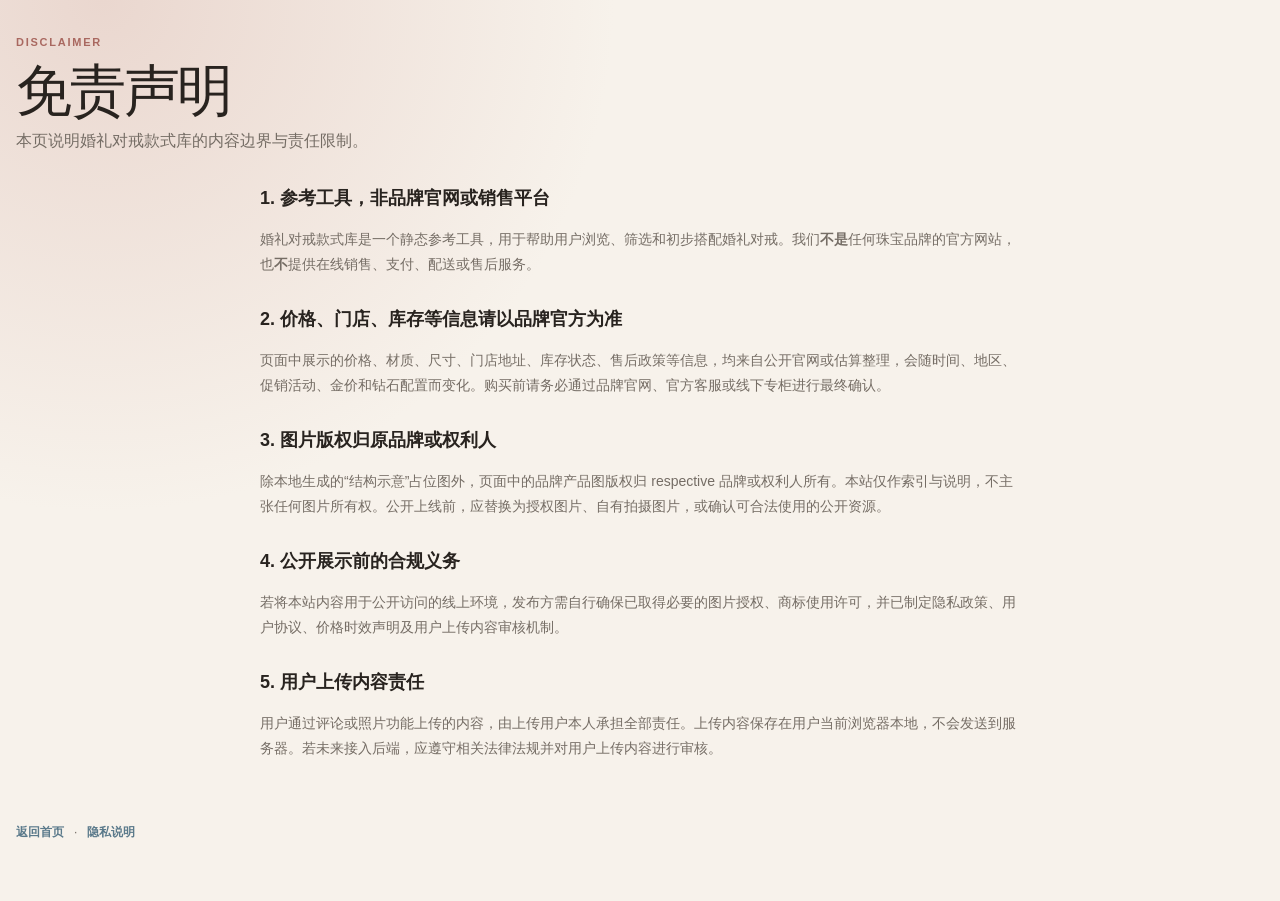
<file: disclaimer.html>
<!doctype html>
<html lang="zh-CN">
<head>
  <meta charset="utf-8">
  <meta name="viewport" content="width=device-width,initial-scale=1">
  <title>免责声明 · 婚礼对戒款式库</title>
  <meta name="description" content="婚礼对戒款式库免责声明：参考工具、价格、版权与用户责任。">
  <meta name="theme-color" content="#f7f2eb">
  <link rel="icon" href="favicon.svg" type="image/svg+xml">
  <link rel="manifest" href="site.webmanifest">
  <link rel="stylesheet" href="styles.css">
</head>
<body>
<header class="wrap">
  <div class="eyebrow">DISCLAIMER</div>
  <h1>免责声明</h1>
  <p class="lead">本页说明婚礼对戒款式库的内容边界与责任限制。</p>
</header>

<main class="wrap legal-page">
  <section>
    <h2>1. 参考工具，非品牌官网或销售平台</h2>
    <p>婚礼对戒款式库是一个静态参考工具，用于帮助用户浏览、筛选和初步搭配婚礼对戒。我们<b>不是</b>任何珠宝品牌的官方网站，也<b>不</b>提供在线销售、支付、配送或售后服务。</p>
  </section>

  <section>
    <h2>2. 价格、门店、库存等信息请以品牌官方为准</h2>
    <p>页面中展示的价格、材质、尺寸、门店地址、库存状态、售后政策等信息，均来自公开官网或估算整理，会随时间、地区、促销活动、金价和钻石配置而变化。购买前请务必通过品牌官网、官方客服或线下专柜进行最终确认。</p>
  </section>

  <section>
    <h2>3. 图片版权归原品牌或权利人</h2>
    <p>除本地生成的“结构示意”占位图外，页面中的品牌产品图版权归 respective 品牌或权利人所有。本站仅作索引与说明，不主张任何图片所有权。公开上线前，应替换为授权图片、自有拍摄图片，或确认可合法使用的公开资源。</p>
  </section>

  <section>
    <h2>4. 公开展示前的合规义务</h2>
    <p>若将本站内容用于公开访问的线上环境，发布方需自行确保已取得必要的图片授权、商标使用许可，并已制定隐私政策、用户协议、价格时效声明及用户上传内容审核机制。</p>
  </section>

  <section>
    <h2>5. 用户上传内容责任</h2>
    <p>用户通过评论或照片功能上传的内容，由上传用户本人承担全部责任。上传内容保存在用户当前浏览器本地，不会发送到服务器。若未来接入后端，应遵守相关法律法规并对用户上传内容进行审核。</p>
  </section>
</main>

<footer class="wrap">
  <div class="footer-links">
    <a href="index.html">返回首页</a>
    <span>·</span>
    <a href="privacy.html">隐私说明</a>
  </div>
</footer>
</body>
</html>
</file>
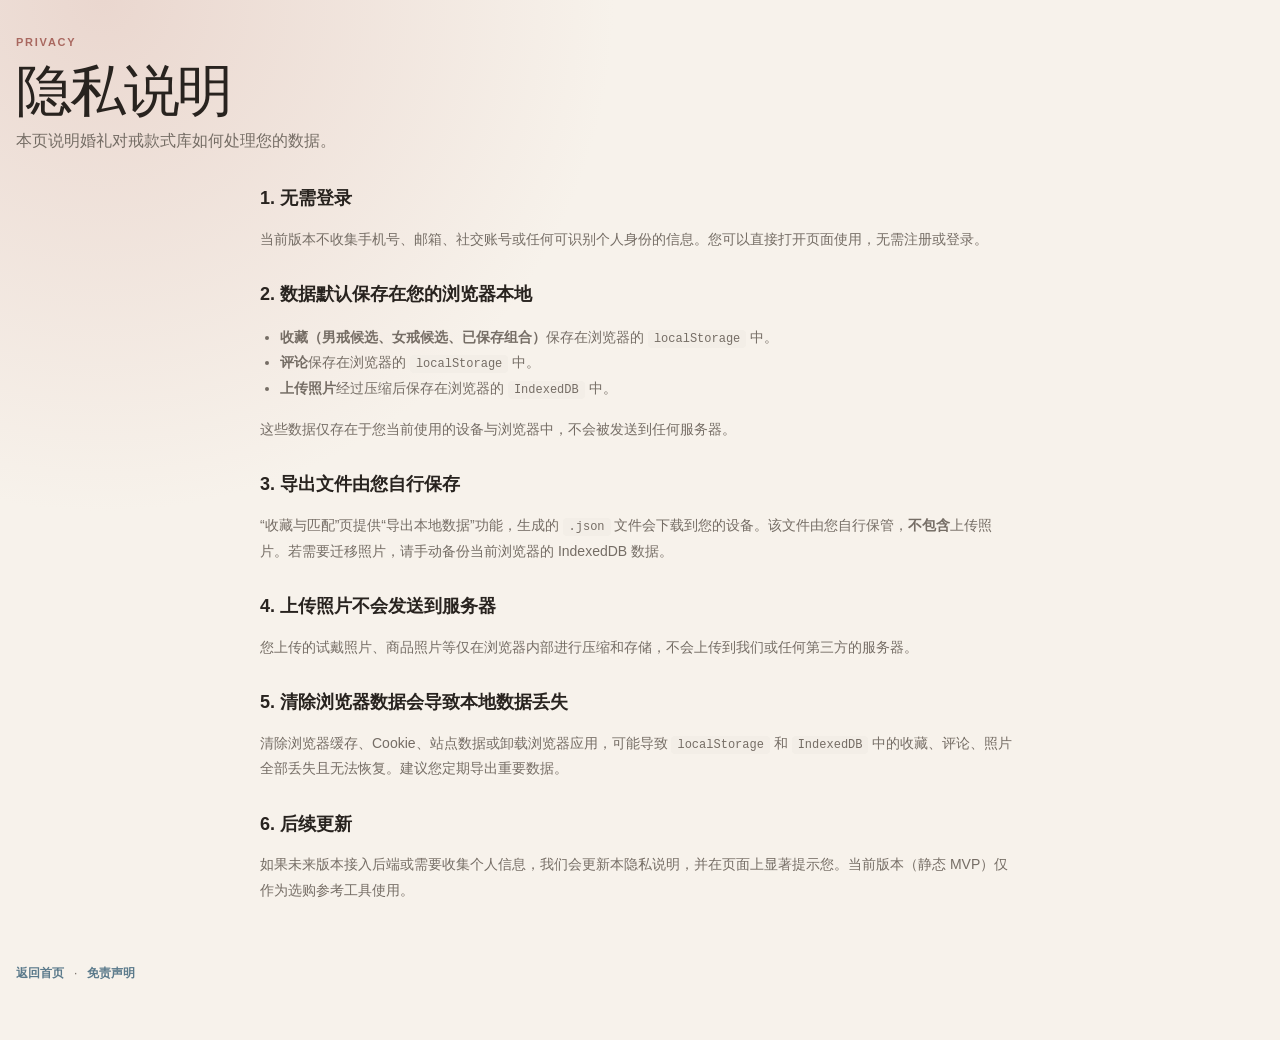
<file: privacy.html>
<!doctype html>
<html lang="zh-CN">
<head>
  <meta charset="utf-8">
  <meta name="viewport" content="width=device-width,initial-scale=1">
  <title>隐私说明 · 婚礼对戒款式库</title>
  <meta name="description" content="婚礼对戒款式库隐私说明：本地数据、照片、导出与清除政策。">
  <meta name="theme-color" content="#f7f2eb">
  <link rel="icon" href="favicon.svg" type="image/svg+xml">
  <link rel="manifest" href="site.webmanifest">
  <link rel="stylesheet" href="styles.css">
</head>
<body>
<header class="wrap">
  <div class="eyebrow">PRIVACY</div>
  <h1>隐私说明</h1>
  <p class="lead">本页说明婚礼对戒款式库如何处理您的数据。</p>
</header>

<main class="wrap legal-page">
  <section>
    <h2>1. 无需登录</h2>
    <p>当前版本不收集手机号、邮箱、社交账号或任何可识别个人身份的信息。您可以直接打开页面使用，无需注册或登录。</p>
  </section>

  <section>
    <h2>2. 数据默认保存在您的浏览器本地</h2>
    <ul>
      <li><b>收藏（男戒候选、女戒候选、已保存组合）</b>保存在浏览器的 <code>localStorage</code> 中。</li>
      <li><b>评论</b>保存在浏览器的 <code>localStorage</code> 中。</li>
      <li><b>上传照片</b>经过压缩后保存在浏览器的 <code>IndexedDB</code> 中。</li>
    </ul>
    <p>这些数据仅存在于您当前使用的设备与浏览器中，不会被发送到任何服务器。</p>
  </section>

  <section>
    <h2>3. 导出文件由您自行保存</h2>
    <p>“收藏与匹配”页提供“导出本地数据”功能，生成的 <code>.json</code> 文件会下载到您的设备。该文件由您自行保管，<b>不包含</b>上传照片。若需要迁移照片，请手动备份当前浏览器的 IndexedDB 数据。</p>
  </section>

  <section>
    <h2>4. 上传照片不会发送到服务器</h2>
    <p>您上传的试戴照片、商品照片等仅在浏览器内部进行压缩和存储，不会上传到我们或任何第三方的服务器。</p>
  </section>

  <section>
    <h2>5. 清除浏览器数据会导致本地数据丢失</h2>
    <p>清除浏览器缓存、Cookie、站点数据或卸载浏览器应用，可能导致 <code>localStorage</code> 和 <code>IndexedDB</code> 中的收藏、评论、照片全部丢失且无法恢复。建议您定期导出重要数据。</p>
  </section>

  <section>
    <h2>6. 后续更新</h2>
    <p>如果未来版本接入后端或需要收集个人信息，我们会更新本隐私说明，并在页面上显著提示您。当前版本（静态 MVP）仅作为选购参考工具使用。</p>
  </section>
</main>

<footer class="wrap">
  <div class="footer-links">
    <a href="index.html">返回首页</a>
    <span>·</span>
    <a href="disclaimer.html">免责声明</a>
  </div>
</footer>
</body>
</html>
</file>
<file: styles.css>
:root {
  --ink: #28231f;
  --muted: #756d65;
  --paper: #f7f2eb;
  --card: #fffdf9;
  --line: #ded3c6;
  --rose: #a96860;
  --green: #3e5a50;
  --blue: #5b7a8b;
  --gold: #c9a66b;
  --shadow: 0 18px 45px #59463212;
}

* { box-sizing: border-box; }
html { scroll-behavior: smooth; }
body {
  margin: 0;
  color: var(--ink);
  background: radial-gradient(circle at 8% 0, #ead7cf 0, transparent 32rem), var(--paper);
  font-family: "PingFang SC", "Microsoft YaHei", sans-serif;
  line-height: 1.6;
}

a { color: inherit; }
button, input, select, textarea { font: inherit; color: inherit; }

.wrap { width: min(1280px, calc(100% - 32px)); margin: auto; }

header { padding: 34px 0 14px; }
.eyebrow { font-size: 11px; letter-spacing: .16em; color: var(--rose); font-weight: 800; }
h1 { max-width: 900px; margin: 10px 0 8px; font: 500 clamp(32px, 4.6vw, 56px)/1.05 Georgia, "Songti SC", serif; letter-spacing: -.04em; }
.lead { max-width: 960px; margin: 0; color: var(--muted); line-height: 1.65; }

.tabs { display: flex; gap: 8px; margin: 18px 0 10px; flex-wrap: wrap; }
.tab { padding: 10px 18px; border: 1px solid var(--line); border-radius: 999px; background: #fff; cursor: pointer; font-size: 13px; }
.tab.active { background: var(--green); color: #fff; border-color: var(--green); }
.tab .count { display: inline-block; margin-left: 6px; padding: 1px 7px; border-radius: 999px; background: #ffffff30; font-size: 11px; }

.tools {
  position: sticky; top: 8px; z-index: 10;
  display: grid; grid-template-columns: 1.4fr repeat(4, .8fr) auto;
  gap: 9px; padding: 11px; margin: 18px 0 22px;
  border: 1px solid #e0d6ca; border-radius: 18px;
  background: #f8f3edeb; backdrop-filter: blur(15px);
  box-shadow: 0 10px 30px #5b463216;
}
.tools input, .tools select, .tools button {
  min-width: 0; padding: 11px; border: 1px solid var(--line); border-radius: 12px; background: white;
}
.count { align-self: center; color: var(--muted); white-space: nowrap; font-size: 13px; }

.grid { display: grid; grid-template-columns: repeat(2, 1fr); gap: 20px; padding-bottom: 60px; }
.card {
  overflow: hidden; border: 1px solid #dfd5ca; border-radius: 23px;
  background: var(--card); box-shadow: var(--shadow);
  display: flex; flex-direction: column;
}
.card:hover { box-shadow: 0 22px 55px #5946321a; }

.visual { position: relative; min-height: 260px; background: linear-gradient(145deg, #faf8f4, #ece5dc); display: grid; }
.visual.pair { grid-template-columns: 1fr 1fr; }
.visual.single { place-items: center; padding: 20px; }
.visual .person { display: grid; grid-template-rows: 1fr auto; min-width: 0; padding: 18px 14px 12px; border-right: 1px solid #d8cec242; }
.visual .person:last-child { border: 0; }
.visual img { width: 100%; height: 190px; object-fit: contain; mix-blend-mode: multiply; }
.visual.single img { max-width: 260px; height: 200px; }
.visual .placeholder { display: grid; place-items: center; height: 190px; }
.visual .placeholder svg { width: 80%; height: auto; }
.label { display: flex; justify-content: space-between; gap: 7px; padding-top: 9px; font-size: 11px; color: var(--muted); }
.label b { color: var(--ink); font-size: 12px; }
.badge { position: absolute; top: 12px; left: 12px; padding: 6px 9px; border-radius: 999px; background: #fffffff0; font-size: 10px; font-weight: 800; }
.badge.placeholder { background: #fff9f4; color: var(--muted); }
.badge.official-remote { background: #e8f4ff; color: #1a5a96; }

.confidence { display: inline-block; margin-left: 6px; padding: 2px 6px; border-radius: 4px; background: #f2f2f2; font-size: 10px; font-weight: 600; color: var(--muted); }
.confidence.official, .confidence.official-range { background: #e6f7e6; color: #2a6a2a; }
.confidence.estimate { background: #fff8e6; color: #8a6a1a; }
.confidence.inquiry { background: #f2f2f2; color: #888; }
.confidence.by-weight { background: #fff0e6; color: #8a4a1a; }

.body { padding: 19px; flex: 1; display: flex; flex-direction: column; }
.brand { color: var(--rose); font-size: 11px; font-weight: 800; letter-spacing: .1em; }
.body h2 { margin: 7px 0 8px; font: 500 21px/1.25 Georgia, "Songti SC", serif; }
.meaning { color: var(--muted); font-size: 13px; line-height: 1.65; margin-bottom: 12px; }
.meta { display: flex; flex-wrap: wrap; gap: 6px; margin: 8px 0; font-size: 12px; color: var(--muted); }
.meta span { background: #f3eee7; padding: 4px 8px; border-radius: 6px; }
.price { font-size: 19px; font-weight: 800; margin: 8px 0; }
.price small { font-size: 11px; color: var(--muted); font-weight: 500; }
.price .checked { font-size: 10px; color: #999; margin-left: 6px; font-weight: 500; }

.tags { display: flex; flex-wrap: wrap; gap: 5px; margin: 10px 0 14px; }
.tags span { padding: 5px 8px; border-radius: 999px; background: #f1ece5; color: #625a52; font-size: 10px; }

.actions { display: flex; gap: 8px; flex-wrap: wrap; margin-top: auto; }
.actions a, .actions button {
  flex: 1; min-width: 110px; padding: 10px; border-radius: 11px; text-align: center;
  text-decoration: none; font-size: 12px; border: 1px solid var(--line); background: white; cursor: pointer;
}
.actions a.primary, .actions button.primary { background: var(--green); color: white; border-color: var(--green); }
.actions button.active { background: var(--rose); color: white; border-color: var(--rose); }
.actions button:disabled { opacity: .5; cursor: not-allowed; }

.detail-toggle { margin-top: 14px; font-size: 12px; color: var(--blue); cursor: pointer; background: none; border: none; padding: 0; text-align: left; }
.detail-box {
  margin-top: 12px; padding: 14px; border-radius: 14px; background: #f8f4ef;
  font-size: 12px; display: none;
}
.detail-box.open { display: block; }
.detail-box h4 { margin: 0 0 8px; color: #744b45; font-size: 12px; }
.comments-list { display: flex; flex-direction: column; gap: 6px; margin-bottom: 8px; }
.comment { background: #fff; padding: 8px; border-radius: 8px; }
.comment time { color: #999; font-size: 10px; margin-left: 6px; }
.comment-input, .reason-input {
  width: 100%; padding: 8px; border: 1px solid var(--line); border-radius: 8px; font-size: 12px; margin-top: 6px;
}
.photos-list { display: flex; gap: 6px; flex-wrap: wrap; margin-top: 6px; }
.photos-list img { width: 64px; height: 64px; object-fit: cover; border-radius: 8px; border: 1px solid var(--line); cursor: pointer; }
.photo-input { margin-top: 8px; font-size: 11px; }
.file-upload-label { position: relative; display: inline-flex; align-items: center; gap: 6px; margin-top: 8px; padding: 7px 12px; border: 1px solid var(--line); border-radius: 8px; background: #fff; cursor: pointer; font-size: 12px; }
.file-upload-label input { position: absolute; inset: 0; opacity: 0; cursor: pointer; }
.photo-hint { font-size: 10px; color: #999; margin-top: 4px; }

.data-actions { display: flex; gap: 10px; align-items: center; flex-wrap: wrap; margin-bottom: 18px; }
.data-actions button, .data-actions .file-label {
  padding: 9px 16px; border-radius: 11px; border: 1px solid var(--line); background: white; cursor: pointer; font-size: 12px;
}
.data-actions button.danger { background: #fff5f5; color: #a94442; border-color: #e0b4b4; }
.data-actions .file-label { position: relative; display: inline-block; }
.data-actions .file-label input { position: absolute; inset: 0; opacity: 0; cursor: pointer; }
.data-actions .data-hint { font-size: 11px; color: var(--muted); margin-left: auto; }

.fav-panel { display: grid; grid-template-columns: 1fr 1fr; gap: 20px; margin-bottom: 30px; }
.fav-list { border: 1px solid var(--line); border-radius: 18px; background: #fff; padding: 16px; min-height: 180px; }
.fav-list h3 { margin: 0 0 12px; font-size: 15px; }
.fav-list h3 .gender-m { color: var(--blue); }
.fav-list h3 .gender-f { color: var(--rose); }
.fav-item { display: flex; align-items: center; gap: 10px; padding: 8px; border-radius: 10px; cursor: pointer; border: 2px solid transparent; }
.fav-item:hover { background: #f8f4ef; }
.fav-item.selected { border-color: var(--green); background: #f3f8f5; }
.fav-item img { width: 48px; height: 48px; object-fit: cover; border-radius: 8px; background: #f3eee7; }
.fav-item .info { flex: 1; min-width: 0; }
.fav-item .name { font-weight: 600; font-size: 13px; white-space: nowrap; overflow: hidden; text-overflow: ellipsis; }
.fav-item .price { font-size: 11px; color: var(--muted); margin: 0; }
.fav-item .remove { width: 22px; height: 22px; border-radius: 50%; border: none; background: #f1ece5; cursor: pointer; font-size: 12px; }
.fav-empty { color: #999; font-size: 13px; padding: 20px 0; text-align: center; }

.match-result { border: 1px solid var(--line); border-radius: 18px; background: #fff; padding: 20px; margin-bottom: 30px; }
.match-result h3 { margin: 0 0 14px; }
.match-combo { display: grid; grid-template-columns: 1fr auto 1fr; gap: 14px; align-items: center; }
.match-combo.detailed { align-items: start; }
.match-side { text-align: center; }
.match-side img { width: 100%; max-width: 160px; height: 140px; object-fit: contain; background: #f8f4ef; border-radius: 14px; }
.match-side .name { font-weight: 600; margin-top: 8px; }
.match-side .price { font-size: 13px; color: var(--muted); }
.match-ring-detail { margin-top: 10px; font-size: 12px; text-align: left; }
.match-ring-detail .detail-brand { color: var(--rose); font-weight: 700; font-size: 11px; letter-spacing: .05em; }
.match-ring-detail .detail-name { font-weight: 600; margin: 2px 0; }
.match-ring-detail .detail-meta { color: var(--muted); font-size: 11px; }
.match-ring-detail .detail-price { color: var(--ink); font-weight: 700; margin: 4px 0; }
.match-ring-detail .detail-link { color: var(--blue); font-size: 11px; text-decoration: none; }
.match-plus { font-size: 28px; color: var(--line); }
.match-budget { font-size: 20px; font-weight: 800; margin-top: 16px; }
.match-budget.over { color: var(--rose); }
.match-system { margin-top: 12px; padding: 12px; border-radius: 11px; background: #f8f4ef; font-size: 13px; }
.match-system .system-reason { margin-bottom: 8px; }
.match-reason { margin-top: 12px; }
.match-actions { display: flex; gap: 8px; margin-top: 14px; }
.match-actions button { flex: 1; padding: 10px; border-radius: 11px; border: 1px solid var(--line); background: white; cursor: pointer; }
.match-actions button.primary { background: var(--green); color: white; border-color: var(--green); }

.saved-pairs { margin-bottom: 30px; }
.saved-pairs h3 { margin-bottom: 12px; }
.saved-pair { position: relative; display: flex; justify-content: space-between; align-items: center; padding: 12px 14px; border: 1px solid var(--line); border-radius: 12px; background: #fff; margin-bottom: 8px; }
.saved-pair .saved-title { font-weight: 600; font-size: 13px; }
.saved-pair .saved-meta { font-size: 11px; color: var(--muted); }
.saved-pair .remove-saved { width: 24px; height: 24px; border-radius: 50%; border: none; background: #f1ece5; cursor: pointer; }

.system-pairs { margin-top: 30px; }
.system-pairs h3 { margin-bottom: 14px; }

.empty { grid-column: 1 / -1; padding: 60px; text-align: center; color: var(--muted); }
footer { padding-bottom: 48px; color: var(--muted); font-size: 12px; line-height: 1.75; }
.footer-links { display: flex; gap: 10px; margin-bottom: 10px; flex-wrap: wrap; }
.footer-links a { color: var(--blue); text-decoration: none; font-weight: 600; }
.footer-links a:hover { text-decoration: underline; }

.legal-page { max-width: 760px; margin: 0 auto 60px; }
.legal-page section { margin-bottom: 28px; }
.legal-page h2 { font-size: 18px; margin-bottom: 10px; color: var(--ink); }
.legal-page p, .legal-page li { color: var(--muted); font-size: 14px; line-height: 1.8; }
.legal-page ul { padding-left: 20px; }
.legal-page code { background: #f3eee7; padding: 2px 6px; border-radius: 4px; font-size: 12px; }

.lightbox {
  position: fixed; inset: 0; background: #000000cc; display: none; place-items: center; z-index: 100;
}
.lightbox.open { display: grid; }
.lightbox img { max-width: 90vw; max-height: 90vh; border-radius: 8px; }
.lightbox .close { position: absolute; top: 20px; right: 20px; color: #fff; font-size: 28px; cursor: pointer; }

@media (max-width: 900px) {
  .tools { grid-template-columns: 1fr 1fr; }
  .tools input { grid-column: 1 / -1; }
  .grid { grid-template-columns: 1fr; }
  .fav-panel { grid-template-columns: 1fr; }
  .match-combo { grid-template-columns: 1fr; }
  .match-plus { transform: rotate(90deg); }
  .data-actions .data-hint { width: 100%; margin-left: 0; margin-top: 6px; }
}

@media (max-width: 520px) {
  .wrap { width: calc(100% - 20px); }
  header { padding-top: 38px; }
  .tools { position: static; grid-template-columns: 1fr; }
  .tools input { grid-column: auto; }
  .visual { min-height: 235px; }
  .visual img { height: 160px; }
  .label { display: block; }
  .label span { display: block; margin-top: 3px; }
}
</file>
